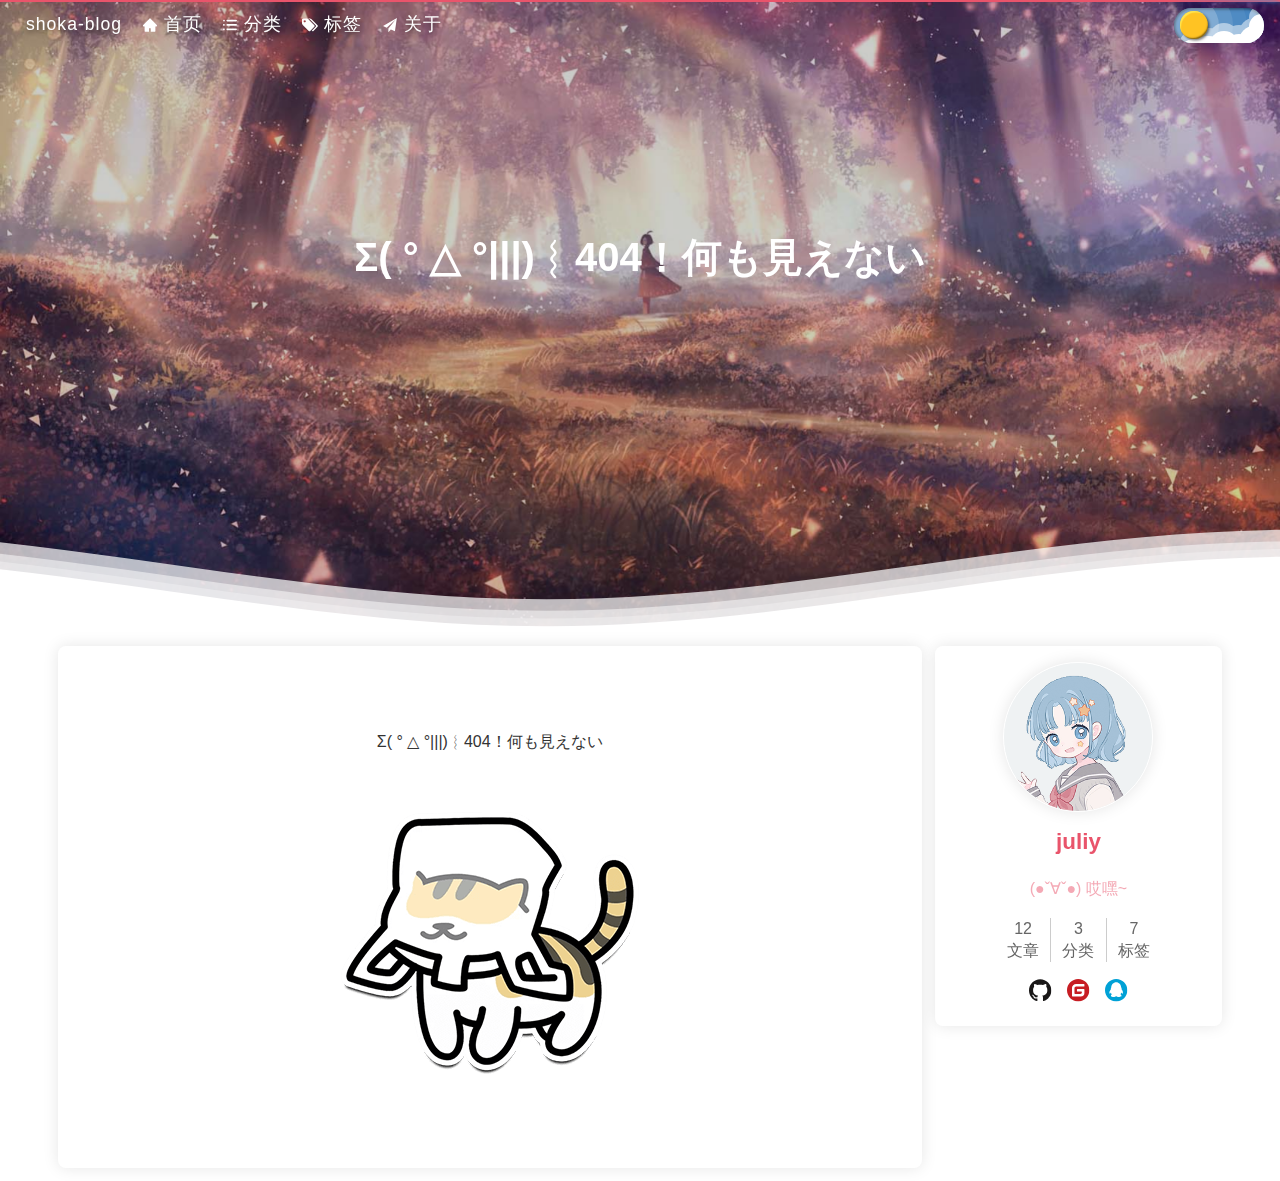
<file: index.html>
<!DOCTYPE html>
<html lang="en">
<head>
  <meta charset="UTF-8">
  <link href="/favicon.ico" rel="icon">
  <link rel="stylesheet" href="https://cdnjs.cloudflare.com/ajax/libs/animate.css/4.1.1/animate.min.css" />
  <meta content="width=device-width, initial-scale=1.0" name="viewport">
  <title>SHOKA-BLOG</title>
  <script type="module" crossorigin src="/static/js/index-15414ed8.js"></script>
  <link rel="modulepreload" crossorigin href="/static/js/@vue-2d0ddfb4.js">
  <link rel="modulepreload" crossorigin href="/static/js/vue-demi-71ba0ef2.js">
  <link rel="modulepreload" crossorigin href="/static/js/pinia-948ba97c.js">
  <link rel="modulepreload" crossorigin href="/static/js/pinia-plugin-persist-4bd0ee57.js">
  <link rel="modulepreload" crossorigin href="/static/js/@babel-061b4810.js">
  <link rel="modulepreload" crossorigin href="/static/js/nprogress-29a3b628.js">
  <link rel="modulepreload" crossorigin href="/static/js/@vueuse-4d6fb19c.js">
  <link rel="modulepreload" crossorigin href="/static/js/evtd-b614532e.js">
  <link rel="modulepreload" crossorigin href="/static/js/seemly-76b7b838.js">
  <link rel="modulepreload" crossorigin href="/static/js/@css-render-c34b42f4.js">
  <link rel="modulepreload" crossorigin href="/static/js/vooks-d838407f.js">
  <link rel="modulepreload" crossorigin href="/static/js/vdirs-b0483831.js">
  <link rel="modulepreload" crossorigin href="/static/js/@juggle-41516555.js">
  <link rel="modulepreload" crossorigin href="/static/js/@emotion-8a8e73f6.js">
  <link rel="modulepreload" crossorigin href="/static/js/css-render-d3958e6a.js">
  <link rel="modulepreload" crossorigin href="/static/js/vueuc-27e3b830.js">
  <link rel="modulepreload" crossorigin href="/static/js/lodash-es-0dc9900e.js">
  <link rel="modulepreload" crossorigin href="/static/js/treemate-25c27bff.js">
  <link rel="modulepreload" crossorigin href="/static/js/async-validator-dee29e8b.js">
  <link rel="modulepreload" crossorigin href="/static/js/date-fns-975a2d8f.js">
  <link rel="modulepreload" crossorigin href="/static/js/naive-ui-b87942d2.js">
  <link rel="modulepreload" crossorigin href="/static/js/js-cookie-cf83ad76.js">
  <link rel="modulepreload" crossorigin href="/static/js/axios-aba6f0e0.js">
  <link rel="modulepreload" crossorigin href="/static/js/vue-router-2a5450bb.js">
  <link rel="modulepreload" crossorigin href="/static/js/dayjs-aaaa0bae.js">
  <link rel="modulepreload" crossorigin href="/static/js/ssr-window-c9202916.js">
  <link rel="modulepreload" crossorigin href="/static/js/swiper-d1934b6f.js">
  <link rel="modulepreload" crossorigin href="/static/js/vue-a1bd1397.js">
  <link rel="modulepreload" crossorigin href="/static/js/markdown-it-emoji-4f1b57fa.js">
  <link rel="modulepreload" crossorigin href="/static/js/@kangc-6220f0f5.js">
  <link rel="modulepreload" crossorigin href="/static/js/prismjs-08ac3f6b.js">
  <link rel="modulepreload" crossorigin href="/static/js/viewerjs-3fd8af48.js">
  <link rel="modulepreload" crossorigin href="/static/js/v-viewer-8afc779e.js">
  <link rel="stylesheet" href="/static/css/nprogress-8b89e2e0.css">
  <link rel="stylesheet" href="/static/css/swiper-52f6d44c.css">
  <link rel="stylesheet" href="/static/css/@kangc-b85375d8.css">
  <link rel="stylesheet" href="/static/css/prismjs-3910d759.css">
  <link rel="stylesheet" href="/static/css/viewerjs-945bd050.css">
  <link rel="stylesheet" href="/static/css/index-e4cc565f.css">
</head>
<body>
<div id="app">
  <!-- 动画节点 -->
  <div id="loader-wrapper">
    <div class="loader">
      <div class="loader-spinner"></div>
    </div>
    <div class="loader-section"></div>
    <div class="loader-title">加载中,请稍候</div>
  </div>
</div>

</body>

<script>
  /**
   * 生成旋转元素
   * @param container 容器
   * @param depth 生成深度（数量）
   */
  function generateSpinner(container, depth) {
    const spinner = document.createElement('div');
    spinner.classList.add('loader-spinner');
    if (depth > 1) {
      generateSpinner(spinner, depth - 1);
    }
    container.appendChild(spinner);
  }

  const loaderContainer = document.querySelector('#loader-wrapper .loader .loader-spinner');
  generateSpinner(loaderContainer, 10);
</script>

<style>
    #loader-wrapper {
        position: fixed;
        top: 0;
        left: 0;
        width: 100%;
        height: 100%;
        z-index: 999999;
    }

    .loader {
        width: 150px;
        height: 150px;
        top: 50%;
        left: 50%;
        position: relative;
        margin: -75px 0 0 -75px;
        overflow: hidden;
        z-index: 1001;
    }

    .loader-spinner {
        position: absolute;
        width: calc(100% - 10px);
        height: calc(100% - 10px);
        border: 5px solid transparent;
        border-top-color: #fff;
        border-radius: 50%;
        -webkit-animation: spin 5s cubic-bezier(0.17, 0.49, 0.96, 0.76) infinite;
        animation: spin 5s cubic-bezier(0.17, 0.49, 0.96, 0.76) infinite;
    }

    @-webkit-keyframes spin {
        from {
            transform: rotate(0deg);
        }
        to {
            transform: rotate(360deg);
        }
    }

    @keyframes spin {
        from {
            transform: rotate(0deg);
        }
        to {
            transform: rotate(360deg);
        }
    }

    #loader-wrapper .loader-section {
        position: fixed;
        top: 0;
        width: 100%;
        height: 100%;
        background: #7171C6;
        z-index: 1000;
        -ms-transform: translateX(0);
        transform: translateX(0);
    }

    .loaded #loader-wrapper {
        visibility: hidden;
        -ms-transform: translateY(-100%);
        /* IE 9 */
        transform: translateY(-100%);
        /* Firefox 16+, IE 10+, Opera */
        -webkit-transition: all 0.3s 1s ease-out;
        transition: all 0.3s 1s ease-out;
    }

    #loader-wrapper .loader-title {
        font-family: 'Open Sans', serif;
        color: #FFF;
        font-size: 19px;
        width: 100%;
        text-align: center;
        z-index: 9999999999999;
        position: absolute;
        top: 65%;
        opacity: 1;
        line-height: 30px;
    }

    #loader-wrapper .loader-title span {
        font-weight: normal;
        font-style: italic;
        font-size: 13px;
        color: #FFF;
        opacity: 0.5;
    }
</style>
</html>
</file>
<file: static/css/nprogress-8b89e2e0.css>
#nprogress{pointer-events:none}#nprogress .bar{background:#29d;position:fixed;z-index:1031;top:0;left:0;width:100%;height:2px}#nprogress .peg{display:block;position:absolute;right:0px;width:100px;height:100%;box-shadow:0 0 10px #29d,0 0 5px #29d;opacity:1;-webkit-transform:rotate(3deg) translate(0px,-4px);-ms-transform:rotate(3deg) translate(0px,-4px);transform:rotate(3deg) translateY(-4px)}#nprogress .spinner{display:block;position:fixed;z-index:1031;top:15px;right:15px}#nprogress .spinner-icon{width:18px;height:18px;box-sizing:border-box;border:solid 2px transparent;border-top-color:#29d;border-left-color:#29d;border-radius:50%;-webkit-animation:nprogress-spinner .4s linear infinite;animation:nprogress-spinner .4s linear infinite}.nprogress-custom-parent{overflow:hidden;position:relative}.nprogress-custom-parent #nprogress .spinner,.nprogress-custom-parent #nprogress .bar{position:absolute}@-webkit-keyframes nprogress-spinner{0%{-webkit-transform:rotate(0deg)}to{-webkit-transform:rotate(360deg)}}@keyframes nprogress-spinner{0%{transform:rotate(0)}to{transform:rotate(360deg)}}
</file>
<file: static/css/@kangc-b85375d8.css>
.v-md-textarea-editor{position:relative}.v-md-textarea-editor pre{margin:0;white-space:pre-wrap;visibility:hidden}.v-md-textarea-editor pre,.v-md-textarea-editor textarea{box-sizing:border-box;padding:20px 20px 30px;overflow:hidden;color:#2c3e50;font-size:14px;font-family:menlo,Ubuntu Mono,consolas,Courier New,Microsoft Yahei,Hiragino Sans GB,WenQuanYi Micro Hei,sans-serif;line-height:1.5;word-break:break-all}.v-md-textarea-editor textarea{position:absolute;top:0;left:0;width:100%;height:100%;border:none;outline:none;resize:none}.v-md-textarea-editor textarea::-webkit-input-placeholder{color:#c0c4cc}.v-md-textarea-editor textarea::placeholder{color:#c0c4cc}.v-md-zoom-in-top-enter-active,.v-md-zoom-in-top-leave-active{-webkit-transform:scaleY(1);transform:scaleY(1);opacity:1;-webkit-transition:opacity .3s cubic-bezier(.23,1,.32,1),-webkit-transform .3s cubic-bezier(.23,1,.32,1);transition:opacity .3s cubic-bezier(.23,1,.32,1),-webkit-transform .3s cubic-bezier(.23,1,.32,1);transition:transform .3s cubic-bezier(.23,1,.32,1),opacity .3s cubic-bezier(.23,1,.32,1);transition:transform .3s cubic-bezier(.23,1,.32,1),opacity .3s cubic-bezier(.23,1,.32,1),-webkit-transform .3s cubic-bezier(.23,1,.32,1)}.v-md-zoom-in-top-enter-from,.v-md-zoom-in-top-leave-active{-webkit-transform:scaleY(0);transform:scaleY(0);opacity:0}.v-md-fade-in-enter-active,.v-md-fade-in-leave-active{-webkit-transition:opacity .3s cubic-bezier(.55,0,.1,1);transition:opacity .3s cubic-bezier(.55,0,.1,1)}.v-md-fade-in-enter-from,.v-md-fade-in-leave-active{opacity:0}@font-face{font-family:v-md-iconfont;src:url([data-uri]);src:url([data-uri]#iefix) format("embedded-opentype"),url([data-uri]) format("woff2"),url([data-uri]) format("woff"),url([data-uri]) format("truetype")}[class*=v-md-icon-]{font-size:16px;font-family:v-md-iconfont!important;font-style:normal!important;-webkit-font-smoothing:antialiased;-moz-osx-font-smoothing:grayscale}.v-md-icon-preview:before{content:"\e618"}.v-md-icon-refresh-right:before{content:"\e614"}.v-md-icon-refresh-left:before{content:"\e615"}.v-md-icon-zoom-in:before{content:"\e616"}.v-md-icon-zoom-out:before{content:"\e617"}.v-md-icon-toc:before{content:"\eb28"}.v-md-icon-sync:before{content:"\e670"}.v-md-icon-emoji:before{content:"\e67b"}.v-md-icon-checkbox:before{content:"\e740"}.v-md-icon-clear:before{content:"\e6ec"}.v-md-icon-tip:before{content:"\e8f1"}.v-md-icon-save:before{content:"\e624"}.v-md-icon-link:before{content:"\e6fe"}.v-md-icon-img:before{content:"\e702"}.v-md-icon-code:before{content:"\e707"}.v-md-icon-ul:before{content:"\e710"}.v-md-icon-ol:before{content:"\e711"}.v-md-icon-redo:before{content:"\e6f1"}.v-md-icon-undo:before{content:"\e6f0"}.v-md-icon-quote:before{content:"\e6b3"}.v-md-icon-bold:before{content:"\e7c1"}.v-md-icon-strikethrough:before{content:"\e70f"}.v-md-icon-arrow-down:before{content:"\e623"}.v-md-icon-open-in-new:before{content:"\e641"}.v-md-icon-under-line:before{content:"\e611"}.v-md-icon-italic:before{content:"\e610"}.v-md-icon-horizontal:before{content:"\e60e"}.v-md-icon-table:before{content:"\e60c"}.v-md-icon-fullscreen:before{content:"\e606"}.v-md-editor__tooltip{z-index:101;padding:4px 6px;color:#fff;font-size:12px;line-height:1;white-space:nowrap;background-color:#878787;border-radius:2px}.v-md-editor__menu,.v-md-editor__tooltip{position:absolute;box-shadow:0 2px 12px #0000001a}.v-md-editor__menu{top:38px;z-index:99;list-style:none;background-color:#fff;border-radius:3px;-webkit-transform-origin:center top;transform-origin:center top}.v-md-editor__menu::-webkit-scrollbar{width:6px}.v-md-editor__menu::-webkit-scrollbar-thumb{background-color:#9093994d;border-radius:4px}.v-md-editor__menu::-webkit-scrollbar-thumb:hover{background-color:#90939980}.v-md-editor__menu-item{color:#595959;font-weight:400;font-size:14px;white-space:nowrap;list-style:none}.v-md-editor__menu-item:hover{background-color:#f5f5f5}.v-md-editor__menu--list{padding:5px 0}.v-md-editor__menu--list .v-md-editor__menu-item{padding:0 24px;line-height:34px;text-align:left}.v-md-editor__menu--panel{max-height:200px;padding:12px 10px;overflow-y:auto}.v-md-editor__menu--panel .v-md-editor__menu-row{display:-webkit-box;display:-webkit-flex;display:flex;-webkit-flex-wrap:nowrap;flex-wrap:nowrap}.v-md-editor__menu--panel .v-md-editor__menu-row:not(:last-child){margin-bottom:6px}.v-md-editor__menu--panel .v-md-editor__menu-item{display:inline-block;padding:8px 0;line-height:1;text-align:center;border-radius:2px}.v-md-editor__menu--panel .v-md-editor__menu-item:not(:last-child){margin-right:4px}.v-md-editor__menu-ctrl{position:absolute;top:0;right:0;display:none}.v-md-editor__toolbar-item{position:relative;height:28px;padding:0 6px;color:#595959;font-size:16px;line-height:28px;text-align:center;border-radius:4px;cursor:pointer;-webkit-transition:all .2s linear 0s;transition:all .2s linear 0s}.v-md-editor__toolbar-item:not(:first-child){margin-left:4px}.v-md-editor__toolbar-item:hover{background:#f5f5f5}.v-md-editor__toolbar-item--menu{padding-right:16px}.v-md-editor__toolbar-item--menu .v-md-editor__menu-ctrl{display:inline-block}.v-md-editor__toolbar-item--active,.v-md-editor__toolbar-item--active:hover{background:#e8e8e8}.v-md-editor__toolbar{display:-webkit-box;display:-webkit-flex;display:flex;-webkit-box-pack:justify;-webkit-justify-content:space-between;justify-content:space-between;box-sizing:border-box;width:100%;padding:6px;border-bottom:1px solid #ddd}.v-md-editor__toolbar-left,.v-md-editor__toolbar-right{display:-webkit-box;display:-webkit-flex;display:flex;-webkit-flex-wrap:wrap;flex-wrap:wrap;margin:0;padding:0;list-style:none}.v-md-editor__toolbar-left+.v-md-editor__toolbar-right{margin-left:60px}.v-md-editor__toolbar-divider{position:relative;height:28px;margin:0 10px}.v-md-editor__toolbar-divider+li.v-md-editor__toolbar-item{margin-left:0}.v-md-editor__toolbar-divider:before{position:absolute;top:4px;bottom:4px;border-left:1px solid #ddd;content:""}.v-md-editor{display:-webkit-box;display:-webkit-flex;display:flex;width:100%;background-color:#fff;border-radius:4px;box-shadow:0 2px 12px #0000001a}.v-md-editor__left-area,.v-md-editor__right-area{display:-webkit-box;display:-webkit-flex;display:flex;-webkit-box-orient:vertical;-webkit-box-direction:normal;-webkit-flex-direction:column;flex-direction:column;width:200px}.v-md-editor__left-area{height:100%;overflow:hidden;border-right:1px solid #ddd;-webkit-transition:.3s;transition:.3s}.v-md-editor__left-area-title{position:relative;height:41px;padding:0 14px;color:#2c3e50;font-weight:600;font-size:16px;line-height:41px;white-space:nowrap}.v-md-editor__left-area-title:after{position:absolute;right:0;bottom:0;left:0;border-bottom:1px solid #ddd;content:""}.v-md-editor__left-area-body{-webkit-box-flex:1;-webkit-flex:1;flex:1;padding:8px 14px;overflow:hidden}.v-md-editor--left-area-reverse{-webkit-box-orient:horizontal;-webkit-box-direction:reverse;-webkit-flex-direction:row-reverse;flex-direction:row-reverse}.v-md-editor--left-area-reverse .v-md-editor__left-area{border-right:none;border-left:1px solid #ddd}.v-md-editor__right-area{-webkit-box-flex:1;-webkit-flex:1;flex:1}.v-md-editor--preview{box-shadow:none}.v-md-editor--fullscreen{position:fixed;top:0;right:0;bottom:0;left:0;z-index:1001}.v-md-editor__main{display:-webkit-box;display:-webkit-flex;display:flex;-webkit-box-flex:1;-webkit-flex:1;flex:1;width:100%;overflow:hidden}.v-md-editor__editor-wrapper,.v-md-editor__preview-wrapper{position:relative;-webkit-box-flex:1;-webkit-flex:1;flex:1;height:100%;overflow:hidden}.v-md-editor__editor-wrapper{cursor:text;-webkit-user-select:none;user-select:none}.v-md-editor--editable .v-md-editor__editor-wrapper{border-right:1px solid #ddd}.scrollbar{height:100%;overflow:hidden}.scrollbar:active .scrollbar__bar,.scrollbar:focus .scrollbar__bar,.scrollbar:hover .scrollbar__bar{opacity:1}.scrollbar__wrap{height:100%;overflow-x:hidden}.scrollbar__wrap--hidden-default{scrollbar-width:none}.scrollbar__wrap--hidden-default::-webkit-scrollbar{width:0;height:0}.scrollbar__thumb{position:relative;display:block;width:0;height:0;background-color:#9093994d;border-radius:inherit;cursor:pointer;-webkit-transition:background-color .3s;transition:background-color .3s}.scrollbar__thumb:hover{background-color:#90939980}.scrollbar__bar{position:absolute;right:2px;bottom:2px;z-index:1;border-radius:4px;cursor:pointer;opacity:0;-webkit-transition:opacity .34s ease-out;transition:opacity .34s ease-out}.scrollbar__bar.is-vertical{top:2px;width:6px}.scrollbar__bar.is-vertical>div{width:100%}.scrollbar__bar.is-horizontal{left:2px;height:6px}.scrollbar__bar.is-horizontal>div{height:100%}.v-md-editor__toc-nav{margin:0;padding:0;list-style:none}.v-md-editor__toc-nav-item{position:relative;height:38px;overflow:hidden;color:#2c3e50;line-height:38px;white-space:nowrap;text-overflow:ellipsis;cursor:pointer}.v-md-editor__toc-nav-item:hover .v-md-editor__toc-nav-title{font-size:17px;-webkit-transform-origin:center center;transform-origin:center center}.v-md-editor__toc-nav-title{position:relative;font-size:16px;-webkit-transition:.3s;transition:.3s}[data-v-md-anchor]{cursor:pointer}.vuepress-markdown-body code[class*=v-md-prism-],.vuepress-markdown-body pre[class*=v-md-prism-]{color:#ccc;font-size:1em;font-family:Consolas,Monaco,Andale Mono,Ubuntu Mono,monospace;line-height:1.5;white-space:pre;text-align:left;word-wrap:normal;word-break:normal;word-spacing:normal;-webkit-hyphens:none;hyphens:none;background:none}.vuepress-markdown-body>:first-child,.vuepress-markdown-body>div[data-v-md-line]:first-child>:first-child{margin-top:0!important}.vuepress-markdown-body>:last-child,.vuepress-markdown-body>div[data-v-md-line]:last-child>:last-child{margin-bottom:0!important}.vuepress-markdown-body pre[class*=v-md-prism-]{margin:.5em 0;padding:1em;overflow:auto}.vuepress-markdown-body :not(pre)>code[class*=v-md-prism-],.vuepress-markdown-body pre[class*=v-md-prism-]{background:#2d2d2d}.vuepress-markdown-body :not(pre)>code[class*=v-md-prism-]{padding:.1em;white-space:normal;border-radius:.3em}.vuepress-markdown-body .token.block-comment,.vuepress-markdown-body .token.cdata,.vuepress-markdown-body .token.comment,.vuepress-markdown-body .token.doctype,.vuepress-markdown-body .token.prolog{color:#999}.vuepress-markdown-body .token.punctuation{color:#ccc}.vuepress-markdown-body .token.attr-name,.vuepress-markdown-body .token.deleted,.vuepress-markdown-body .token.namespace,.vuepress-markdown-body .token.tag{color:#e2777a}.vuepress-markdown-body .token.function-name{color:#6196cc}.vuepress-markdown-body .token.boolean,.vuepress-markdown-body .token.function,.vuepress-markdown-body .token.number{color:#f08d49}.vuepress-markdown-body .token.class-name,.vuepress-markdown-body .token.constant,.vuepress-markdown-body .token.property,.vuepress-markdown-body .token.symbol{color:#f8c555}.vuepress-markdown-body .token.atrule,.vuepress-markdown-body .token.builtin,.vuepress-markdown-body .token.important,.vuepress-markdown-body .token.keyword,.vuepress-markdown-body .token.selector{color:#cc99cd}.vuepress-markdown-body .token.attr-value,.vuepress-markdown-body .token.char,.vuepress-markdown-body .token.regex,.vuepress-markdown-body .token.string,.vuepress-markdown-body .token.variable{color:#7ec699}.vuepress-markdown-body .token.entity,.vuepress-markdown-body .token.operator,.vuepress-markdown-body .token.url{color:#67cdcc}.vuepress-markdown-body .token.bold,.vuepress-markdown-body .token.important{font-weight:700}.vuepress-markdown-body .token.italic{font-style:italic}.vuepress-markdown-body .token.entity{cursor:help}.vuepress-markdown-body .token.inserted{color:green}.vuepress-markdown-body code{margin:0;padding:.25rem .5rem;color:#476582;font-size:.85em;background-color:#1b1f230d;border-radius:3px}.vuepress-markdown-body code .token.deleted{color:#ec5975}.vuepress-markdown-body code .token.inserted{color:#3eaf7c}.vuepress-markdown-body pre,.vuepress-markdown-body pre[class*=v-md-prism-]{margin:.85rem 0;padding:1.25rem 1.5rem;overflow:auto;line-height:1.4;background-color:#282c34;border-radius:6px}.vuepress-markdown-body pre[class*=v-md-prism-] code,.vuepress-markdown-body pre code{padding:0;color:#fff;background-color:initial;border-radius:0}.vuepress-markdown-body div[class*=v-md-pre-wrapper-]{position:relative;background-color:#282c34;border-radius:6px}.vuepress-markdown-body div[class*=v-md-pre-wrapper-] pre,.vuepress-markdown-body div[class*=v-md-pre-wrapper-] pre[class*=v-md-prism-]{position:relative;z-index:1;background:transparent}.vuepress-markdown-body div[class*=v-md-pre-wrapper-]:before{position:absolute;top:.8em;right:1em;z-index:3;color:#fff6;font-size:.75rem}.vuepress-markdown-body div[class*=v-md-pre-wrapper-]:not(.line-numbers-mode) .line-numbers-wrapper{display:none}.vuepress-markdown-body div[class*=v-md-pre-wrapper-].line-numbers-mode pre{padding-left:4.5rem;vertical-align:middle}.vuepress-markdown-body div[class*=v-md-pre-wrapper-].line-numbers-mode .line-numbers-wrapper{position:absolute;top:0;width:3.5rem;padding:1.25rem 0;color:#ffffff4d;line-height:1.4;text-align:center}.vuepress-markdown-body div[class*=v-md-pre-wrapper-].line-numbers-mode .line-numbers-wrapper br{-webkit-user-select:none;user-select:none}.vuepress-markdown-body div[class*=v-md-pre-wrapper-].line-numbers-mode .line-numbers-wrapper .line-number{position:relative;z-index:4;font-size:.85em;-webkit-user-select:none;user-select:none}.vuepress-markdown-body div[class*=v-md-pre-wrapper-].line-numbers-mode:after{position:absolute;top:0;left:0;z-index:2;width:3.5rem;height:100%;background-color:#282c34;border-right:1px solid rgba(0,0,0,.66);border-radius:6px 0 0 6px;content:""}.vuepress-markdown-body div[class~=v-md-pre-wrapper-js]:before{content:"js"}.vuepress-markdown-body div[class~=v-md-pre-wrapper-ts]:before{content:"ts"}.vuepress-markdown-body div[class~=v-md-pre-wrapper-html]:before{content:"html"}.vuepress-markdown-body div[class~=v-md-pre-wrapper-md]:before{content:"md"}.vuepress-markdown-body div[class~=v-md-pre-wrapper-vue]:before{content:"vue"}.vuepress-markdown-body div[class~=v-md-pre-wrapper-css]:before{content:"css"}.vuepress-markdown-body div[class~=v-md-pre-wrapper-sass]:before{content:"sass"}.vuepress-markdown-body div[class~=v-md-pre-wrapper-scss]:before{content:"scss"}.vuepress-markdown-body div[class~=v-md-pre-wrapper-less]:before{content:"less"}.vuepress-markdown-body div[class~=v-md-pre-wrapper-stylus]:before{content:"stylus"}.vuepress-markdown-body div[class~=v-md-pre-wrapper-go]:before{content:"go"}.vuepress-markdown-body div[class~=v-md-pre-wrapper-java]:before{content:"java"}.vuepress-markdown-body div[class~=v-md-pre-wrapper-c]:before{content:"c"}.vuepress-markdown-body div[class~=v-md-pre-wrapper-sh]:before{content:"sh"}.vuepress-markdown-body div[class~=v-md-pre-wrapper-yaml]:before{content:"yaml"}.vuepress-markdown-body div[class~=v-md-pre-wrapper-py]:before{content:"py"}.vuepress-markdown-body div[class~=v-md-pre-wrapper-docker]:before{content:"docker"}.vuepress-markdown-body div[class~=v-md-pre-wrapper-dockerfile]:before{content:"dockerfile"}.vuepress-markdown-body div[class~=v-md-pre-wrapper-makefile]:before{content:"makefile"}.vuepress-markdown-body div[class~=v-md-pre-wrapper-javascript]:before{content:"js"}.vuepress-markdown-body div[class~=v-md-pre-wrapper-typescript]:before{content:"ts"}.vuepress-markdown-body div[class~=v-md-pre-wrapper-markup]:before{content:"html"}.vuepress-markdown-body div[class~=v-md-pre-wrapper-markdown]:before{content:"md"}.vuepress-markdown-body div[class~=v-md-pre-wrapper-json]:before{content:"json"}.vuepress-markdown-body div[class~=v-md-pre-wrapper-ruby]:before{content:"rb"}.vuepress-markdown-body div[class~=v-md-pre-wrapper-python]:before{content:"py"}.vuepress-markdown-body div[class~=v-md-pre-wrapper-bash]:before{content:"sh"}.vuepress-markdown-body div[class~=v-md-pre-wrapper-php]:before{content:"php"}.vuepress-markdown-body .arrow{display:inline-block;width:0;height:0}.vuepress-markdown-body .arrow.up{border-bottom:6px solid #ccc}.vuepress-markdown-body .arrow.down,.vuepress-markdown-body .arrow.up{border-right:4px solid transparent;border-left:4px solid transparent}.vuepress-markdown-body .arrow.down{border-top:6px solid #ccc}.vuepress-markdown-body .arrow.right{border-left:6px solid #ccc}.vuepress-markdown-body .arrow.left,.vuepress-markdown-body .arrow.right{border-top:4px solid transparent;border-bottom:4px solid transparent}.vuepress-markdown-body .arrow.left{border-right:6px solid #ccc}.vuepress-markdown-body:not(.custom){padding:2rem 2.5rem}@media (max-width:959px){.vuepress-markdown-body:not(.custom){padding:2rem}}@media (max-width:419px){.vuepress-markdown-body:not(.custom){padding:1.5rem}}.vuepress-markdown-body .table-of-contents .badge{vertical-align:middle}.vuepress-markdown-body{color:#2c3e50;font-size:16px;font-family:-apple-system,BlinkMacSystemFont,Segoe UI,Roboto,Oxygen,Ubuntu,Cantarell,Fira Sans,Droid Sans,Helvetica Neue,sans-serif;-webkit-font-smoothing:antialiased;-moz-osx-font-smoothing:grayscale;background-color:#fff}.vuepress-markdown-body:not(.custom) a:hover{text-decoration:underline}.vuepress-markdown-body:not(.custom) p.demo{padding:1rem 1.5rem;border:1px solid #ddd;border-radius:4px}.vuepress-markdown-body:not(.custom) img{max-width:100%}.vuepress-markdown-body.custom{margin:0;padding:0}.vuepress-markdown-body.custom img{max-width:100%}.vuepress-markdown-body a{font-weight:500;text-decoration:none}.vuepress-markdown-body a,.vuepress-markdown-body p a code{color:#3eaf7c}.vuepress-markdown-body p a code{font-weight:400}.vuepress-markdown-body kbd{padding:0 .15em;background:#eee;border:.15rem solid #ddd;border-bottom:.25rem solid #ddd;border-radius:.15rem}.vuepress-markdown-body blockquote{margin:1rem 0;padding:.25rem 0 .25rem 1rem;color:#999;font-size:1rem;border-left:.2rem solid #dfe2e5}.vuepress-markdown-body blockquote>p{margin:0}.vuepress-markdown-body ol,.vuepress-markdown-body ul{margin:1em 0;padding-left:1.2em}.vuepress-markdown-body strong{font-weight:600}.vuepress-markdown-body h1,.vuepress-markdown-body h2,.vuepress-markdown-body h3,.vuepress-markdown-body h4,.vuepress-markdown-body h5,.vuepress-markdown-body h6{font-weight:600;line-height:1.25}.vuepress-markdown-body h1{margin:.67em 0;font-size:2.2rem}.vuepress-markdown-body h2{margin:.83em 0;padding-bottom:.3rem;font-size:1.65rem;border-bottom:1px solid #eaecef}.vuepress-markdown-body h3{margin:1em 0;font-size:1.35rem}.vuepress-markdown-body h4{margin:1.33em 0}.vuepress-markdown-body h5{margin:1.67em 0}.vuepress-markdown-body h6{margin:2.33em 0}.vuepress-markdown-body em,.vuepress-markdown-body i{font-style:italic}.vuepress-markdown-body ul{list-style-type:disc}.vuepress-markdown-body ol ul,.vuepress-markdown-body ul ul{list-style-type:circle}.vuepress-markdown-body ol ol ul,.vuepress-markdown-body ol ul ul,.vuepress-markdown-body ul ol ul,.vuepress-markdown-body ul ul ul{list-style-type:square}.vuepress-markdown-body ol{list-style-type:decimal}.vuepress-markdown-body .line-number,.vuepress-markdown-body code,.vuepress-markdown-body kbd{font-family:source-code-pro,Menlo,Monaco,Consolas,Courier New,monospace}.vuepress-markdown-body ol,.vuepress-markdown-body p,.vuepress-markdown-body ul{line-height:1.7}.vuepress-markdown-body hr{border:0;border-top:1px solid #eaecef}.vuepress-markdown-body table{display:block;margin:1rem 0;overflow-x:auto;border-collapse:collapse}.vuepress-markdown-body tr{border-top:1px solid #dfe2e5}.vuepress-markdown-body tr:nth-child(2n){background-color:#f6f8fa}.vuepress-markdown-body td,.vuepress-markdown-body th{padding:.6em 1em;border:1px solid #dfe2e5}.vuepress-markdown-body .v-md-svg-outbound{position:relative;top:-1px;display:inline-block;color:#aaa;vertical-align:middle}@media (max-width:419px){.vuepress-markdown-body h1{font-size:1.9rem}.vuepress-markdown-body div[class*=v-md-pre-wrapper-]{margin:.85rem -1.5rem;border-radius:0}}.v-md-plugin-tip p{margin-top:1em;margin-bottom:1em}.v-md-plugin-tip .v-md-plugin-tip-title{margin-bottom:-.4rem;font-weight:600}.v-md-plugin-tip.danger,.v-md-plugin-tip.tip,.v-md-plugin-tip.warning{margin:1rem 0;padding:.1rem 1.5rem;border-left-width:.5rem;border-left-style:solid}.v-md-plugin-tip.tip{background-color:#f3f5f7;border-color:#42b983}.v-md-plugin-tip.warning{color:#6b5900;background-color:#ffe5644d;border-color:#e7c000}.v-md-plugin-tip.warning .v-md-plugin-tip-title{color:#b29400}.v-md-plugin-tip.warning a{color:#2c3e50}.v-md-plugin-tip.danger{color:#4d0000;background-color:#ffe6e6;border-color:#c00}.v-md-plugin-tip.danger .v-md-plugin-tip-title{color:#900}.v-md-plugin-tip.danger a{color:#2c3e50}.v-md-plugin-tip.details{position:relative;display:block;margin:1.6em 0;padding:1.6em;background-color:#eee;border-radius:2px}.v-md-plugin-tip.details h4{margin-top:0}.v-md-plugin-tip.details figure:last-child,.v-md-plugin-tip.details p:last-child{margin-bottom:0;padding-bottom:0}.v-md-plugin-tip.details summary{outline:none;cursor:pointer}.v-md-emoji-panel-item{font-family:Microsoft YaHei,"Segoe UI Emoji"}.v-md-editor-preview li.v-md-editor__todo-list-item{margin-left:-20px;list-style:none}.v-md-editor-preview .v-md-editor__todo-list-checkbox{position:relative;display:inline-block;width:15px;height:15px;margin-top:-3px;margin-right:4px;vertical-align:middle;border-style:solid;border-width:1px;border-radius:2px}.v-md-editor-preview .v-md-editor__todo-list-checkbox--checked:after{position:absolute;top:2px;left:5px;display:table;width:3px;height:7px;border:2px solid #fff;border-top:0;border-left:0;-webkit-transform:rotate(45deg) scale(1);transform:rotate(45deg) scale(1);transition:all .2s ease-in-out;content:""}
</file>
<file: static/css/prismjs-3910d759.css>
code[class*=language-],pre[class*=language-]{color:#ccc;background:none;font-family:Consolas,Monaco,Andale Mono,Ubuntu Mono,monospace;font-size:1em;text-align:left;white-space:pre;word-spacing:normal;word-break:normal;word-wrap:normal;line-height:1.5;-moz-tab-size:4;-o-tab-size:4;tab-size:4;-webkit-hyphens:none;-moz-hyphens:none;-ms-hyphens:none;hyphens:none}pre[class*=language-]{padding:1em;margin:.5em 0;overflow:auto}:not(pre)>code[class*=language-],pre[class*=language-]{background:#2d2d2d}:not(pre)>code[class*=language-]{padding:.1em;border-radius:.3em;white-space:normal}.token.comment,.token.block-comment,.token.prolog,.token.doctype,.token.cdata{color:#999}.token.punctuation{color:#ccc}.token.tag,.token.attr-name,.token.namespace,.token.deleted{color:#e2777a}.token.function-name{color:#6196cc}.token.boolean,.token.number,.token.function{color:#f08d49}.token.property,.token.class-name,.token.constant,.token.symbol{color:#f8c555}.token.selector,.token.important,.token.atrule,.token.keyword,.token.builtin{color:#cc99cd}.token.string,.token.char,.token.attr-value,.token.regex,.token.variable{color:#7ec699}.token.operator,.token.entity,.token.url{color:#67cdcc}.token.important,.token.bold{font-weight:700}.token.italic{font-style:italic}.token.entity{cursor:help}.token.inserted{color:green}
</file>
<file: static/css/viewerjs-945bd050.css>
/*!
 * Viewer.js v1.11.3
 * https://fengyuanchen.github.io/viewerjs
 *
 * Copyright 2015-present Chen Fengyuan
 * Released under the MIT license
 *
 * Date: 2023-03-05T07:01:15.525Z
 */.viewer-zoom-in:before,.viewer-zoom-out:before,.viewer-one-to-one:before,.viewer-reset:before,.viewer-prev:before,.viewer-play:before,.viewer-next:before,.viewer-rotate-left:before,.viewer-rotate-right:before,.viewer-flip-horizontal:before,.viewer-flip-vertical:before,.viewer-fullscreen:before,.viewer-fullscreen-exit:before,.viewer-close:before{background-image:url([data-uri]);background-repeat:no-repeat;background-size:280px;color:transparent;display:block;font-size:0;height:20px;line-height:0;width:20px}.viewer-zoom-in:before{background-position:0 0;content:"Zoom In"}.viewer-zoom-out:before{background-position:-20px 0;content:"Zoom Out"}.viewer-one-to-one:before{background-position:-40px 0;content:"One to One"}.viewer-reset:before{background-position:-60px 0;content:"Reset"}.viewer-prev:before{background-position:-80px 0;content:"Previous"}.viewer-play:before{background-position:-100px 0;content:"Play"}.viewer-next:before{background-position:-120px 0;content:"Next"}.viewer-rotate-left:before{background-position:-140px 0;content:"Rotate Left"}.viewer-rotate-right:before{background-position:-160px 0;content:"Rotate Right"}.viewer-flip-horizontal:before{background-position:-180px 0;content:"Flip Horizontal"}.viewer-flip-vertical:before{background-position:-200px 0;content:"Flip Vertical"}.viewer-fullscreen:before{background-position:-220px 0;content:"Enter Full Screen"}.viewer-fullscreen-exit:before{background-position:-240px 0;content:"Exit Full Screen"}.viewer-close:before{background-position:-260px 0;content:"Close"}.viewer-container{bottom:0;direction:ltr;font-size:0;left:0;line-height:0;overflow:hidden;position:absolute;right:0;-webkit-tap-highlight-color:transparent;top:0;-ms-touch-action:none;touch-action:none;-webkit-touch-callout:none;-webkit-user-select:none;-moz-user-select:none;-ms-user-select:none;user-select:none}.viewer-container::-moz-selection,.viewer-container *::-moz-selection{background-color:transparent}.viewer-container::selection,.viewer-container *::selection{background-color:transparent}.viewer-container:focus{outline:0}.viewer-container img{display:block;height:auto;max-height:none!important;max-width:none!important;min-height:0!important;min-width:0!important;width:100%}.viewer-canvas{bottom:0;left:0;overflow:hidden;position:absolute;right:0;top:0}.viewer-canvas>img{height:auto;margin:15px auto;max-width:90%!important;width:auto}.viewer-footer{bottom:0;left:0;overflow:hidden;position:absolute;right:0;text-align:center}.viewer-navbar{background-color:#0000007f;overflow:hidden}.viewer-list{box-sizing:content-box;height:50px;margin:0;overflow:hidden;padding:1px 0}.viewer-list>li{color:transparent;cursor:pointer;float:left;font-size:0;height:50px;line-height:0;opacity:.5;overflow:hidden;transition:opacity .15s;width:30px}.viewer-list>li:focus,.viewer-list>li:hover{opacity:.75}.viewer-list>li:focus{outline:0}.viewer-list>li+li{margin-left:1px}.viewer-list>.viewer-loading{position:relative}.viewer-list>.viewer-loading:after{border-width:2px;height:20px;margin-left:-10px;margin-top:-10px;width:20px}.viewer-list>.viewer-active,.viewer-list>.viewer-active:focus,.viewer-list>.viewer-active:hover{opacity:1}.viewer-player{background-color:#000;bottom:0;cursor:none;display:none;left:0;position:absolute;right:0;top:0;z-index:1}.viewer-player>img{left:0;position:absolute;top:0}.viewer-toolbar>ul{display:inline-block;margin:0 auto 5px;overflow:hidden;padding:6px 3px}.viewer-toolbar>ul>li{background-color:#0000007f;border-radius:50%;cursor:pointer;float:left;height:24px;overflow:hidden;transition:background-color .15s;width:24px}.viewer-toolbar>ul>li:focus,.viewer-toolbar>ul>li:hover{background-color:#000c}.viewer-toolbar>ul>li:focus{box-shadow:0 0 3px #fff;outline:0;position:relative;z-index:1}.viewer-toolbar>ul>li:before{margin:2px}.viewer-toolbar>ul>li+li{margin-left:1px}.viewer-toolbar>ul>.viewer-small{height:18px;margin-bottom:3px;margin-top:3px;width:18px}.viewer-toolbar>ul>.viewer-small:before{margin:-1px}.viewer-toolbar>ul>.viewer-large{height:30px;margin-bottom:-3px;margin-top:-3px;width:30px}.viewer-toolbar>ul>.viewer-large:before{margin:5px}.viewer-tooltip{background-color:#000c;border-radius:10px;color:#fff;display:none;font-size:12px;height:20px;left:50%;line-height:20px;margin-left:-25px;margin-top:-10px;position:absolute;text-align:center;top:50%;width:50px}.viewer-title{color:#ccc;display:inline-block;font-size:12px;line-height:1.2;margin:5px 5%;max-width:90%;min-height:14px;opacity:.8;overflow:hidden;text-overflow:ellipsis;transition:opacity .15s;white-space:nowrap}.viewer-title:hover{opacity:1}.viewer-button{-webkit-app-region:no-drag;background-color:#0000007f;border-radius:50%;cursor:pointer;height:80px;overflow:hidden;position:absolute;right:-40px;top:-40px;transition:background-color .15s;width:80px}.viewer-button:focus,.viewer-button:hover{background-color:#000c}.viewer-button:focus{box-shadow:0 0 3px #fff;outline:0}.viewer-button:before{bottom:15px;left:15px;position:absolute}.viewer-fixed{position:fixed}.viewer-open{overflow:hidden}.viewer-show{display:block}.viewer-hide{display:none}.viewer-backdrop{background-color:#0000007f}.viewer-invisible{visibility:hidden}.viewer-move{cursor:move;cursor:grab}.viewer-fade{opacity:0}.viewer-in{opacity:1}.viewer-transition{transition:all .3s}@keyframes viewer-spinner{0%{transform:rotate(0)}to{transform:rotate(360deg)}}.viewer-loading:after{animation:viewer-spinner 1s linear infinite;border:4px solid rgba(255,255,255,10%);border-left-color:#ffffff7f;border-radius:50%;content:"";display:inline-block;height:40px;left:50%;margin-left:-20px;margin-top:-20px;position:absolute;top:50%;width:40px;z-index:1}@media (max-width: 767px){.viewer-hide-xs-down{display:none}}@media (max-width: 991px){.viewer-hide-sm-down{display:none}}@media (max-width: 1199px){.viewer-hide-md-down{display:none}}
</file>
<file: static/css/index-e4cc565f.css>
@charset "UTF-8";.svg-icon[data-v-4a1c7151]{vertical-align:-.15em;overflow:hidden;fill:currentColor}:root{--comment-color: #f1f2f3;--grey-0: #fff;--grey-1: #fdfdfd;--grey-2: #f7f7f7;--grey-3: #eff2f3;--grey-4: #ccc;--grey-5: #999;--grey-6: #666;--grey-7: #333;--grey-8: #222;--grey-9: #000;--grey-0-a3: rgba(255, 255, 255, .3);--grey-0-a5: rgba(255, 255, 255, .5);--grey-0-a7: rgba(255, 255, 255, .7);--grey-2-a0: rgba(247, 247, 247, 0);--grey-9-a1: rgba(0, 0, 0, .1);--grey-9-a5: rgba(0, 0, 0, .5);--color-white: #fff;--color-white-dark: #f7f7fa;--color-pink-light: #ffe6fa;--color-cyan-light: #e3fdf5;--color-red: #e9546b;--color-pink: #ed6ea0;--color-orange: #ec8c69;--color-yellow: #eab700;--color-green: #0a7426;--color-aqua: #3e999f;--color-blue: #3b70fc;--color-purple: #9d5b8b;--color-grey: #869194;--color-red-a1: rgba(233, 84, 107, .1);--color-red-a3: rgba(233, 84, 107, .3);--color-red-a5: rgba(233, 84, 107, .5);--color-pink-a3: rgba(237, 110, 160, .3);--color-pink-light-a3: rgba(255, 230, 250, .3);--color-pink-light-a5: rgba(255, 230, 250, .5);--color-pink-light-a7: rgba(255, 230, 250, .7);--shadow-color: var(--grey-9-a1);--text-color: var(--grey-7);--header-text-color: var(--grey-0);--primary-color: var(--color-red);--primary-color-darker: var(--color-red-a5);--nav-bg: linear-gradient(-225deg, var(--color-cyan-light) 0, var(--color-pink-light) 100%);--footer-bg: linear-gradient(-45deg, #ec8c69, #e9546b, #38a1db, #23d5ab);--shadow-base: 0 0 1rem var(--shadow-color);--shadow-1: 0 .5rem 1.5rem var(--shadow-color);--shadow-2: 0 .1875rem .75rem var(--shadow-color);--shadow-3: 0 .625rem .75rem -.75rem var(--shadow-color)}:root .tip{--note-border: #8fa4dc;--note-bg: #f1f9ff;--note-text: #1d4974}:root .warning{--note-border: #c9ba9b;--note-bg: #fffbeb;--note-text: #947600}:root .danger{--note-border: #f4b3c1;--note-bg: #fff2f5;--note-text: #cc0f35}:root .details{--note-border: #cda0c7;--note-bg: #fdf8ff;--note-text: #8a51c0}[theme=dark]:root{--comment-color: var(--grey-1);--grey-0: #222;--grey-1: #21252b;--grey-2: #363636;--grey-3: #444;--grey-4: #666;--grey-5: #aaa;--grey-6: #ccc;--grey-7: #ddd;--grey-8: #eee;--grey-9: #f7f7f7;--grey-0-a3: rgba(34, 34, 34, .3);--grey-0-a5: rgba(34, 34, 34, .5);--grey-0-a7: rgba(34, 34, 34, .7);--grey-2-a0: rgba(54, 54, 54, 0);--grey-9-a1: rgba(51, 51, 51, .1);--color-pink-light: #322d31;--color-cyan-light: #2d3230;--color-red: rgba(237, 118, 137, .9);--color-pink: rgba(241, 139, 179, .8);--color-orange: rgba(240, 163, 135, .8);--color-yellow: #ffe175;--color-green: #86c59d;--color-aqua: #97d3d6;--color-blue: #0084ff;--color-purple: #cfacc5;--color-grey: #c3c8ca;--color-red-a5: rgba(237, 118, 137, .5);--shadow-color: rgba(0, 0, 0, .4);--text-color: var(--grey-5);--header-text-color: var(--grey-9)}[theme=dark]:root .tip{--note-border: rgba(85, 93, 132, .8);--note-bg: rgba(48, 49, 50, .8);--note-text: rgba(109, 164, 219, .8)}[theme=dark]:root .warning{--note-border: rgba(120, 111, 93, .8);--note-bg: rgba(50, 50, 46, .8);--note-text: rgba(220, 176, 0, .8)}[theme=dark]:root .danger{--note-border: rgba(146, 107, 115, .8);--note-bg: rgba(50, 48, 48, .8);--note-text: rgba(239, 38, 79, .8)}[theme=dark]:root .details{--note-border: rgba(123, 96, 119, .8);--note-bg: rgba(50, 49, 50, .8);--note-text: rgba(161, 116, 205, .8)}[theme=dark]:root img{filter:brightness(.8)}.orange{color:var(--color-orange)}.grey{color:var(--color-grey)}::-webkit-scrollbar{width:.5rem;height:.5rem}::-webkit-scrollbar-track{border-radius:2em}::-webkit-scrollbar-thumb{background-color:var(--color-pink-light);background-image:-webkit-linear-gradient(45deg,hsla(0,0%,100%,.4) 25%,transparent 0,transparent 50%,hsla(0,0%,100%,.4) 0,hsla(0,0%,100%,.4) 75%,transparent 0,transparent);border-radius:2em}::-webkit-scrollbar-corner{background-color:transparent}#nprogress .bar{background:var(--primary-color)!important}.main-container{display:flex;align-items:flex-start;justify-content:center;width:calc(100% - .625rem);padding:0 .8rem .8rem;margin:1rem auto 0;animation:fadeInUp 1s}.left-container{width:calc(100% - 18.75rem);box-shadow:var(--shadow-base);border-radius:.5rem;transition:all .3s}.right-container{position:sticky;top:1rem;width:18rem;margin-left:.8rem;transition:top .2s ease-in-out}.side-card{padding:1rem;border-radius:.5rem;box-shadow:var(--shadow-base);transition:scale .2s ease-in-out,box-shadow .2s ease-in-out}.side-card:not(:first-child){margin-top:1.25rem}.side-card:hover{box-shadow:0 1rem 3rem var(--shadow-color);scale:1.02 1.02}.side-card:hover .card-title:before{background-color:var(--primary-color)}.side-card .card-title{font-size:1.2em;display:flex;align-items:center}.side-card .card-title .svg-icon{margin-right:.5rem}.side-card .card-title:before{content:"";display:inline-block;width:.25rem;height:25px;margin-right:10px;transition:background-color .2s ease-in-out;background-color:var(--primary-color-darker)}.width-100{width:100%}.display-none{display:none}.bg{background-color:var(--grey-0)}.bg-gray{background-color:var(--grey-3)}.page-header{position:relative;width:100%;height:70vh;background:var(--primary-color) no-repeat center center/cover;z-index:-9}.page-header:after{content:"";display:block;position:absolute;top:0;left:0;width:100%;height:100%;background-color:#0003;transition:all .2s ease-in-out 0s}.page-title{display:flex;justify-content:center;align-items:center;flex-direction:column;position:fixed;width:100%;height:50vh;min-height:10rem;padding:4rem 5rem 0;font-size:2.5em;color:var(--header-text-color);animation:zoomIn 1s;z-index:1}.page-cover{position:fixed;top:0;left:0;width:100%;height:70vh;object-fit:cover}.page-container{position:relative;width:calc(100% - .625rem);min-height:calc(30vh - 3rem);margin:1.5rem auto;padding:1.75rem 2.25rem;border-radius:.75rem;box-shadow:var(--shadow-base);animation:fadeInUp 1s}@media (min-width: 1200px){.main-container{width:74.4rem}}@media (max-width: 767px){.page-container{padding:1rem .875rem}.page-title{font-size:2rem;padding:3rem .5rem 0}}@media (max-width: 991px){.main-container{padding-left:0;padding-right:0}.left-container{width:100%}.right-container{display:none;width:100%}}.underline-a{border-bottom-width:1px;border-bottom-style:solid;border-bottom-color:var(--primary-color);color:var(--primary-color);transition:all .2s ease-in-out}.underline-a:hover{opacity:.6;color:var(--primary-color)}.n-pagination-item:hover,.n-pagination-item--active{color:var(--grey-0)!important;background-image:linear-gradient(to right,var(--color-pink) 0,var(--color-orange) 100%)!important;box-shadow:0 0 1rem var(--color-pink-a3)!important;border:none!important}.n-pagination .n-pagination-item{color:var(--grey-5)}.pagination{justify-content:center;padding:1.25rem 3.125rem}.author-info{display:flex;justify-content:center;align-items:center;flex-direction:column}.author-info .author-avatar{box-shadow:var(--shadow-base);border:.1rem solid var(--grey-0);background-color:var(--grey-3);animation:.5s ease-in-out 0ms 1 normal forwards running blur;-webkit-animation:.5s ease-in-out 0ms 1 normal forwards running blur}.author-info .author-avatar:hover{animation:1s ease 0ms 1 normal none running author-avatar-shake;-webkit-animation:1s ease 0ms 1 normal none running author-avatar-shake}.author-info .author-name{margin-top:.5rem;font-weight:800;font-size:1.4rem;text-align:center;color:var(--primary-color)}.author-info .author-name:hover{animation:rubberBand 1s ease-in-out}.author-info .site-intro{margin-top:.5rem;font-size:1em;text-align:center;color:var(--primary-color-darker)}.author-info .site-intro:hover{animation:jello 1s ease-in-out}.article-tag-category{display:inline-block;position:relative;font-size:.75em;padding:0 .3125rem;border-radius:.3125rem;background:var(--note-bg);color:var(--note-text)}.article-tag-category:not(:last-child){margin-right:.625rem}.article-tag-category:hover{color:#e9546b}.article-tag-category:hover:before{width:104%;left:-2%}.article-tag-category:before{content:"";position:absolute;bottom:0;height:100%;width:0;right:0;background:var(--color-red-a1);border-radius:.25rem;transition:all .2s ease-in-out 0s}.loading-wrap{display:flex;justify-content:center;align-items:center;margin:1rem 0 .5rem}.loading-wrap .loading-btn{letter-spacing:1.25px;color:var(--grey-0)!important;background-image:linear-gradient(to right,var(--color-pink) 0,var(--color-orange) 100%)}.talk-nickname{display:flex;align-items:center;font-size:.875rem;font-weight:600;margin-right:.3125rem;color:#ef89c6}.talk-content{margin-top:.3125rem;font-size:.9375rem;line-height:1.5rem;word-wrap:break-word;word-break:break-all;white-space:pre-line}.talk-image{display:flex;align-items:center;justify-content:flex-start;align-content:flex-start;flex-wrap:wrap;margin-top:.3125rem}.talk-image .image{max-width:16.5rem;max-height:12.5rem;padding:.0625rem;border-radius:.25rem;margin:.125rem;cursor:pointer;object-fit:cover;overflow:hidden}.talk-time,.talk-like,.talk-comment{font-size:.8125rem;margin-right:1.25rem;color:#9499a0}::selection{color:#fff;background-color:var(--color-red-a5)}::-moz-selection{color:#fff;background-color:var(--color-red-a5)}@media (max-width: 567px){.md h1,.md h2,.md h3,.md h4,.md h5,.md h6{padding-left:.25rem}}.md{font-family:Mulish,-apple-system,PingFang SC,Microsoft YaHei,sans-serif;overflow-wrap:break-word;word-wrap:break-word}.md .links:last-child,.md .tabs:last-child,.md blockquote:last-child,.md img:last-child,.md ol:last-child,.md pre:last-child,.md table:last-child,.md ul:last-child{margin-bottom:0}.md p{margin:0 0 .8rem}.md a{color:var(--primary-color)!important}.md a:hover{color:var(--color-blue)!important}.md blockquote{padding:10px 1rem!important;font-size:90%!important;border-left:.2rem solid var(--grey-4)!important;border-left-color:var(--primary-color)!important;border-radius:.1875rem;background-color:var(--grey-2)!important;color:var(--grey-5)!important;word-wrap:break-word}.md blockquote ul{margin:.625rem 0!important}.md blockquote ul li:before{width:.375rem!important;height:.375rem!important;top:.6875rem!important}.md blockquote p{margin:0!important}.md dl,.md ol,.md ul{margin:0 0 .8em;padding:.1em .2em .1em 1.4em}.md ol:not([start]){counter-reset:counter}.md ol>li:before{counter-increment:counter;content:counter(counter);position:absolute;width:1.4em;height:1.4em;border-radius:50%;text-align:center;font-size:.8em;line-height:1.4;top:.4em;left:-1.8em;background:var(--primary-color);color:var(--grey-1);cursor:pointer}.md ol>li:hover:before{color:var(--grey-1);background:var(--color-pink)}.md li ul>li:before{background:var(--grey-1);border:1px solid var(--primary-color)}.md li ol>li:before{content:counter(counter) ".";background:0 0;color:var(--primary-color);font-size:1em;line-height:1}.md li ol>li:hover:before{background:0 0;color:var(--color-pink)}.md li{position:relative;margin:.2rem 0}.md li:before{transition:all .2s ease-in-out 0s}.md li p{margin:0 0 .5em}.md dl dt{position:relative}dt{font-weight:700}.md dl dd{padding-left:.9375em}.md dl dt:hover:before,.md ul>li:hover:before{background:var(--color-pink)}.md dl dt:before,.md ul>li:before{content:"";position:absolute;width:.4em;height:.4em;background:var(--primary-color);border-radius:50%;top:.75em;left:-1em}.md table:last-child{margin-bottom:0}.md table{border-collapse:collapse!important;border-spacing:0;font-size:.875em;width:100%;overflow:auto}.md table th{font-weight:700;padding-bottom:.625rem;text-align:center}.md table td{border:.0625rem solid var(--grey-3);font-weight:400;padding:.5rem;text-align:left;vertical-align:middle}.md table tbody tr:hover{background:var(--grey-2)}:not(pre)>code{color:var(--primary-color)!important;border-radius:.3rem!important;border:.0625rem solid rgba(0,0,0,.1);background-color:var(--grey-0)!important;padding:.2rem .3rem!important;word-wrap:break-word}.md pre{position:relative;font-size:85%;line-height:1.45;color:#abb2bf;background:#282c34;margin-bottom:1rem!important;padding:3rem 1.5rem 1rem!important;border-radius:5px!important;overflow:auto}.v-md-pre-wrapper:after{position:absolute;top:16px;left:14px;width:12px;height:12px;border-radius:50%;background:#fc625d;-webkit-box-shadow:20px 0 #fdbc40,40px 0 #35cd4b;box-shadow:20px 0 #fdbc40,40px 0 #35cd4b;content:" "}.md code{font-family:consolas,serif!important;font-size:.9rem!important}@media (max-width: 419px){.v-md-pre-wrapper{margin:0!important;border-radius:6px!important}}@media (max-width: 767px){.vuepress-markdown-body:not(.custom){padding:1.5rem .5rem!important}}.md mark{background-color:#dbfdad}.md u{--line-color: var(--note-hover, var(--primary-color));text-decoration-style:wavy;text-decoration-line:underline;text-decoration-color:var(--line-color);border-bottom:none}.md s{color:var(--grey-5);-webkit-text-decoration-color:var(--note-hover, var(--grey-5));text-decoration-color:var(--note-hover, var(--grey-5))}.md hr{margin:20px auto;border:2px dashed var(--primary-color)!important}.vuepress-markdown-body{color:var(--text-color)!important;background:var(--grey-0)!important}.vuepress-markdown-body tr:nth-child(2n){background-color:var(--grey-2)!important}.tip,.warning,.danger,.details{background-color:var(--note-bg)!important;color:var(--note-text)!important;border-color:var(--note-border)!important}@keyframes slideInDown{0%{opacity:0;transform:translateY(-50px)}to{opacity:1;transform:translateY(0)}}@keyframes fadeInUp{0%{opacity:0;transform:translateY(40px)}to{opacity:1;transform:translateY(0)}}@keyframes fadeInUpBig{0%{opacity:0;transform:translateY(80px)}to{opacity:1;transform:translateY(0)}}@keyframes titleScale{0%{opacity:0;transform:scale(.7)}to{opacity:1;transform:scale(1)}}@keyframes author-avatar-shake{0%{transform:scale(1)}10%,20%{transform:scale(.9) rotate(3deg)}30%,50%,70%,90%{transform:scale(1.1) rotate(-3deg)}40%,60%,80%{transform:scale(1.1) rotate(3deg)}to{transform:scale(1)}}@keyframes blur{0%{filter:blur(10px)}to{filter:blur(0)}}body{user-select:none;-moz-user-select:none;-webkit-user-select:none;background:var(--grey-0);color:var(--text-color);-moz-osx-font-smoothing:grayscale;-webkit-font-smoothing:antialiased;text-rendering:optimizeLegibility;font-family:Mulish,-apple-system,PingFang SC,Microsoft YaHei,sans-serif;font-size:1em;overflow-x:hidden;line-height:2;padding:0;margin:0}html{height:100%;box-sizing:border-box}#app{height:100%}*,*:before,*:after{box-sizing:inherit;margin:0;padding:0}.no-padding{padding:0!important}.padding-content{padding:4px 0}a:focus,a:active{outline:none}a,a:focus,a:hover{cursor:pointer;color:inherit;text-decoration:none}div:focus{outline:none}li{list-style:none}.mb5{margin-bottom:.3125rem}.mb8{margin-bottom:.5rem}.mb10{margin-bottom:.625rem}.mb20{margin-bottom:1.25rem}.mb30{margin-bottom:1.875rem}.mt5{margin-top:.3125rem}.mt10{margin-top:.625rem}.mt20{margin-top:1.25rem}.mt30{margin-top:1.875rem}.mr5{margin-right:.3125rem}.mr10{margin-right:.625rem}.ml5{margin-left:.3125rem}.ml10{margin-left:.625rem}.flex-space-between{display:flex;align-content:center;justify-content:space-between}.flex-center{display:flex;align-content:center;justify-content:center}@font-face{font-family:Fredericka the Great;src:url(/static/TTF/FREDERICKATHEGREAT-REGULAR-2-990272de.TTF) format("truetype");font-weight:400;font-style:normal}.tool[data-v-08fb6acd]{position:fixed;right:-40px;bottom:1rem;z-index:9;color:var(--primary-color);box-shadow:0 0 .5rem #0000001a;background:var(--grey-1-a3);transition:all .5s}.tool .item[data-v-08fb6acd]{display:flex;justify-content:center;align-items:center;flex-direction:column;width:1.9rem;padding:.3125rem 0 0;opacity:.6;cursor:pointer;transition:all .2s ease-in-out 0s}.tool .item .count[data-v-08fb6acd]{font-size:.75em}.tool .item[data-v-08fb6acd]:hover{opacity:.9}.dialog-input .n-input-wrapper{padding:0}.dialog-input .n-input__input-el{padding:0 10px}.components[data-v-6640c784]{position:relative;width:180px;height:70px;background-color:#4685c0;border-radius:100px;box-shadow:inset 0 0 5px 3px #00000080;overflow:hidden;transition:.7s;transition-timing-function:cubic-bezier(0,.5,1,1)}.main-button[data-v-6640c784]{position:relative;margin:7.5px 0 0 12.5px;width:55px;height:55px;background-color:#ffc323;border-radius:50%;overflow:hidden;box-shadow:3px 3px 5px #00000080,inset -3px -5px 3px -3px #00000080,inset 4px 5px 2px -2px #ffe650;cursor:pointer;transition:1s;transition-timing-function:cubic-bezier(.56,1.35,.52,1);z-index:1}.moon[data-v-6640c784]{position:absolute;left:55px;width:55px;height:55px;background-color:#c3c8d2;border-radius:50%;box-shadow:3px 3px 5px #00000080,inset -3px -5px 3px -3px #00000080,inset 4px 5px 2px -2px #dee3ed}.moon-hole[data-v-6640c784]{position:absolute;background-color:#96a0b4;box-shadow:inset 0 0 1px 1px #0000004d;border-radius:50%;transition:.5s}.moon-hole[data-v-6640c784]:nth-child(1){top:7.5px;left:25px;width:12.5px;height:12.5px}.moon-hole[data-v-6640c784]:nth-child(2){top:20px;left:7.5px;width:20px;height:20px}.moon-hole[data-v-6640c784]:nth-child(3){top:32.5px;left:32.5px;width:12.5px;height:12.5px}.halo[data-v-6640c784]{position:absolute;border-radius:50%;transition:1s;transition-timing-function:cubic-bezier(.56,1.35,.52,1)}.halo[data-v-6640c784]:nth-child(2){top:-20px;left:-20px;width:110px;height:110px;background-color:#fff3}.halo[data-v-6640c784]:nth-child(3){top:-32.5px;left:-17.5px;width:135px;height:135px;background-color:#ffffff1a}.halo[data-v-6640c784]:nth-child(4){top:-45px;left:-15px;width:160px;height:160px;background-color:#ffffff0d}.cloud[data-v-6640c784],.cloud-light[data-v-6640c784]{transform:translateY(10px);transition:1s;transition-timing-function:cubic-bezier(.56,1.35,.52,1)}.cloud-son[data-v-6640c784]{position:absolute;background-color:#fff;border-radius:50%;transition:transform 6s,right 1s,bottom 1s}.cloud-son[data-v-6640c784]:nth-child(6n+1){right:-20px;bottom:10px;width:50px;height:50px}.cloud-son[data-v-6640c784]:nth-child(6n+2){right:-10px;bottom:-25px;width:60px;height:60px}.cloud-son[data-v-6640c784]:nth-child(6n+3){right:20px;bottom:-40px;width:60px;height:60px}.cloud-son[data-v-6640c784]:nth-child(6n+4){right:50px;bottom:-35px;width:60px;height:60px}.cloud-son[data-v-6640c784]:nth-child(6n+5){right:75px;bottom:-60px;width:75px;height:75px}.cloud-son[data-v-6640c784]:nth-child(6n+6){right:110px;bottom:-50px;width:60px;height:60px}.cloud-light[data-v-6640c784]{position:absolute;right:0;bottom:25px;opacity:.5}.stars[data-v-6640c784]{transform:translateY(-125px);z-index:-2;transition:1s;transition-timing-function:cubic-bezier(.56,1.35,.52,1)}.big[data-v-6640c784]{--size: 7.5px}.medium[data-v-6640c784]{--size: 5px}.small[data-v-6640c784]{--size: 3px}.star[data-v-6640c784]{position:absolute;width:calc(2 * var(--size));height:calc(2 * var(--size))}.star[data-v-6640c784]:nth-child(1){top:11px;left:39px;animation-name:star-6640c784;animation-duration:3.5s}.star[data-v-6640c784]:nth-child(2){top:39px;left:91px;animation-name:star-6640c784;animation-duration:4.1s}.star[data-v-6640c784]:nth-child(3){top:26px;left:19px;animation-name:star-6640c784;animation-duration:4.9s}.star[data-v-6640c784]:nth-child(4){top:37px;left:66px;animation-name:star-6640c784;animation-duration:5.3s}.star[data-v-6640c784]:nth-child(5){top:21px;left:75px;animation-name:star-6640c784;animation-duration:3s}.star[data-v-6640c784]:nth-child(6){top:51px;left:38px;animation-name:star-6640c784;animation-duration:2.2s}@keyframes star-6640c784{0%,20%{transform:scale(0)}20%,to{transform:scale(1)}}.star-son[data-v-6640c784]{float:left}.star-son[data-v-6640c784]:nth-child(1){--pos: left 0}.star-son[data-v-6640c784]:nth-child(2){--pos: right 0}.star-son[data-v-6640c784]:nth-child(3){--pos: 0 bottom}.star-son[data-v-6640c784]:nth-child(4){--pos: right bottom}.star-son[data-v-6640c784]{width:var(--size);height:var(--size);background-image:radial-gradient(circle var(--size) at var(--pos),transparent var(--size),#fff)}.star[data-v-6640c784]{transform:scale(1);transition-timing-function:cubic-bezier(.56,1.35,.52,1);transition:1s;animation-iteration-count:infinite;animation-direction:alternate;animation-timing-function:linear}.avatar[data-v-7c81bd6a]{display:flex}.menu[data-v-7c81bd6a]{display:flex;align-items:center;height:100%}.menu-item[data-v-7c81bd6a]{position:relative;display:inline-block;padding:0 .625rem;letter-spacing:.0625rem;font-size:1.1rem;text-align:center}.menu-item:not(.title) .menu-btn[data-v-7c81bd6a]:before{content:"";position:absolute;width:0;height:.1875rem;bottom:0;border-radius:.125rem;left:50%;transform:translate(-50%);background-color:currentColor;transition:all .4s ease-in-out 0s}.menu-item:hover .sub-menu-dropdown[data-v-7c81bd6a]{opacity:1;transform:translateY(0)}.menu-item:hover .sub-menu-dropdown .sub-menu-item[data-v-7c81bd6a]{animation:showList-7c81bd6a .5s ease-in-out forwards}.menu-item.active .menu-btn[data-v-7c81bd6a]:before,.menu-item:hover .menu-btn[data-v-7c81bd6a]:before{width:70%}.sub-menu-dropdown[data-v-7c81bd6a]{position:absolute;width:max-content;margin-top:.5rem;padding:0;background:var(--grey-9-a5);box-shadow:0 .3125rem 1.25rem -.25rem var(--grey-9-a1);border-radius:.625rem 0;transition:opacity .3s ease,transform .3s ease}.sub-menu-dropdown[data-v-7c81bd6a]:before{position:absolute;top:-1.25rem;left:0;width:100%;height:2.5rem;content:""}.sub-menu-dropdown.hidden[data-v-7c81bd6a]{opacity:0;transform:translateY(-10px);pointer-events:none}@keyframes showList-7c81bd6a{0%{opacity:0;transform:translateY(-10px)}to{opacity:1;transform:none}}.sub-menu-item[data-v-7c81bd6a]{display:block;font-size:1rem}.sub-menu-item[data-v-7c81bd6a]:first-child{border-radius:.625rem 0 0}.sub-menu-item[data-v-7c81bd6a]:last-child{border-radius:0 0 .625rem}.sub-menu-item .sub-menu-link[data-v-7c81bd6a]{padding:.3rem .7rem;display:inline-block;text-shadow:none;transition:transform .2s ease-in-out}.sub-menu-item:hover .sub-menu-link[data-v-7c81bd6a]{transform:translate(.2rem);color:var(--grey-0)}.sub-menu .sub-menu-item[data-v-7c81bd6a]:hover,.sub-menu .sub-menu-item.active[data-v-7c81bd6a]{background-image:linear-gradient(to right,var(--color-pink) 0,var(--color-orange) 100%)}.show .sub-menu-dropdown[data-v-7c81bd6a]{background-color:var(--grey-1)}.sub-menu-title[data-v-7c81bd6a]:after{content:"";display:inline-block;vertical-align:middle;border:.3rem solid transparent;border-top-color:currentColor;border-bottom:0}@media (max-width: 991px){.menu[data-v-7c81bd6a]{justify-content:center}.menu .menu-item[data-v-7c81bd6a]{display:none}.menu .title[data-v-7c81bd6a]{display:block}}.toggle[data-v-f882ce82]{display:none;align-items:center;justify-content:center;flex-direction:column;line-height:0;cursor:pointer}.toggle .lines[data-v-f882ce82]{width:1.375rem;padding:1.25rem;box-sizing:unset}.toggle .line[data-v-f882ce82]{display:inline-block;position:relative;top:0;left:0;width:100%;height:.15rem;border-radius:.0625rem;background:var(--header-text-color);vertical-align:top;box-shadow:0 0 .5rem #00000080;transition:all .4s}.toggle .line[data-v-f882ce82]:not(:first-child){margin-top:.2rem}.toggle.close .line[data-v-f882ce82]:nth-child(1){transform:rotate(45deg);top:.35rem}.toggle.close .line[data-v-f882ce82]:nth-child(2){opacity:0}.toggle.close .line[data-v-f882ce82]:nth-child(3){transform:rotate(-45deg);top:-.35rem}.show .line[data-v-f882ce82]{background:var(--text-color);box-shadow:0 0 .0625rem var(--grey-9-a1);transition:background-color .4s ease-in-out 0s}@media (max-width: 991px){.toggle[data-v-f882ce82]{display:flex}}.header-wrapper[data-v-75e29fd4]{position:fixed;display:flex;flex-wrap:nowrap;align-items:center;justify-content:space-between;width:100%;height:3.125rem;padding:0 1rem;text-shadow:0 .2rem .3rem rgba(0,0,0,.5);color:var(--header-text-color);transition:all .2s ease-in-out 0s;z-index:9}.show[data-v-75e29fd4]{background:var(--nav-bg);box-shadow:.1rem .1rem .2rem var(--grey-9-a1);text-shadow:0 0 .625rem var(--grey-9-a1);color:var(--text-color)}.up[data-v-75e29fd4]{transform:translateY(0)}.down[data-v-75e29fd4]{transform:translateY(-100%)}.right[data-v-75e29fd4]{display:inline-flex;align-items:center;justify-content:center;height:100%}.day-night-toggle[data-v-75e29fd4]{zoom:.5}@media (max-width: 991px){.header-wrapper[data-v-75e29fd4]{padding:0}.day-night-toggle[data-v-75e29fd4]{zoom:.35;margin-right:2rem}}.main-wrapper[data-v-7b96372d]{display:flex;flex-direction:column;width:100%;padding:0 0 8rem}.footer-wrapper[data-v-9ca628a6]{position:absolute;left:0;right:0;bottom:0;width:100%;height:8rem;padding:2.5rem 0;font-size:.875rem;text-align:center;box-shadow:0 0 10px var(--shadow-color),0 0 10px var(--shadow-color);border-radius:10px 10px 0 0;color:var(--grey-0);background:var(--footer-bg);background-size:300% 300%;animation:gradientBG-9ca628a6 10s ease infinite;-webkit-animation:gradientBG-9ca628a6 10s ease infinite}@keyframes gradientBG-9ca628a6{0%{background-position:0 50%}50%{background-position:100% 50%}to{background-position:0 50%}}.blog-info[data-v-cc7dee6e]{display:flex;justify-content:center;margin-top:.8rem;line-height:1.4;text-align:center}.blog-info .blog-item[data-v-cc7dee6e]{color:var(--grey-6);padding:0 .7rem;transition:color .3s ease-in-out}.blog-info .blog-item[data-v-cc7dee6e]:hover{color:var(--primary-color)}.blog-info .blog-item[data-v-cc7dee6e]:not(:first-child){border-left:.0625rem solid var(--grey-4)}.social-info[data-v-cc7dee6e]{margin-top:1rem;text-align:center}.social-info .social-item[data-v-cc7dee6e]{display:inline-block;width:1.875rem;height:1.875rem;margin:0 .25rem;text-align:center;transition:scale .5s}.social-info .social-item[data-v-cc7dee6e]:hover{scale:1.5 1.5}.side-author[data-v-e44ec825]{animation:fadeInRight .4s}.side-menu[data-v-e44ec825]{text-align:center;line-height:3;padding:1rem 1rem 1.25rem;background-color:transparent;animation:fadeInRight .4s}.side-menu .item[data-v-e44ec825]{color:var(--grey-5);border-radius:.9375rem;margin-bottom:.625rem;transition:all .2s ease-in-out 0s;cursor:pointer}.side-menu .item[data-v-e44ec825]:hover{background-color:#0000001a;color:inherit}.item.active[data-v-e44ec825]{color:var(--grey-0);background-image:linear-gradient(to right,var(--color-pink) 0,var(--color-orange) 100%);box-shadow:0 0 .75rem var(--color-pink-a3)}.item.active[data-v-e44ec825]:hover{color:var(--grey-0);box-shadow:0 0 .75rem var(--color-pink)}.app-wrapper[data-v-4420a7ad]{position:relative;min-height:100vh}
</file>
